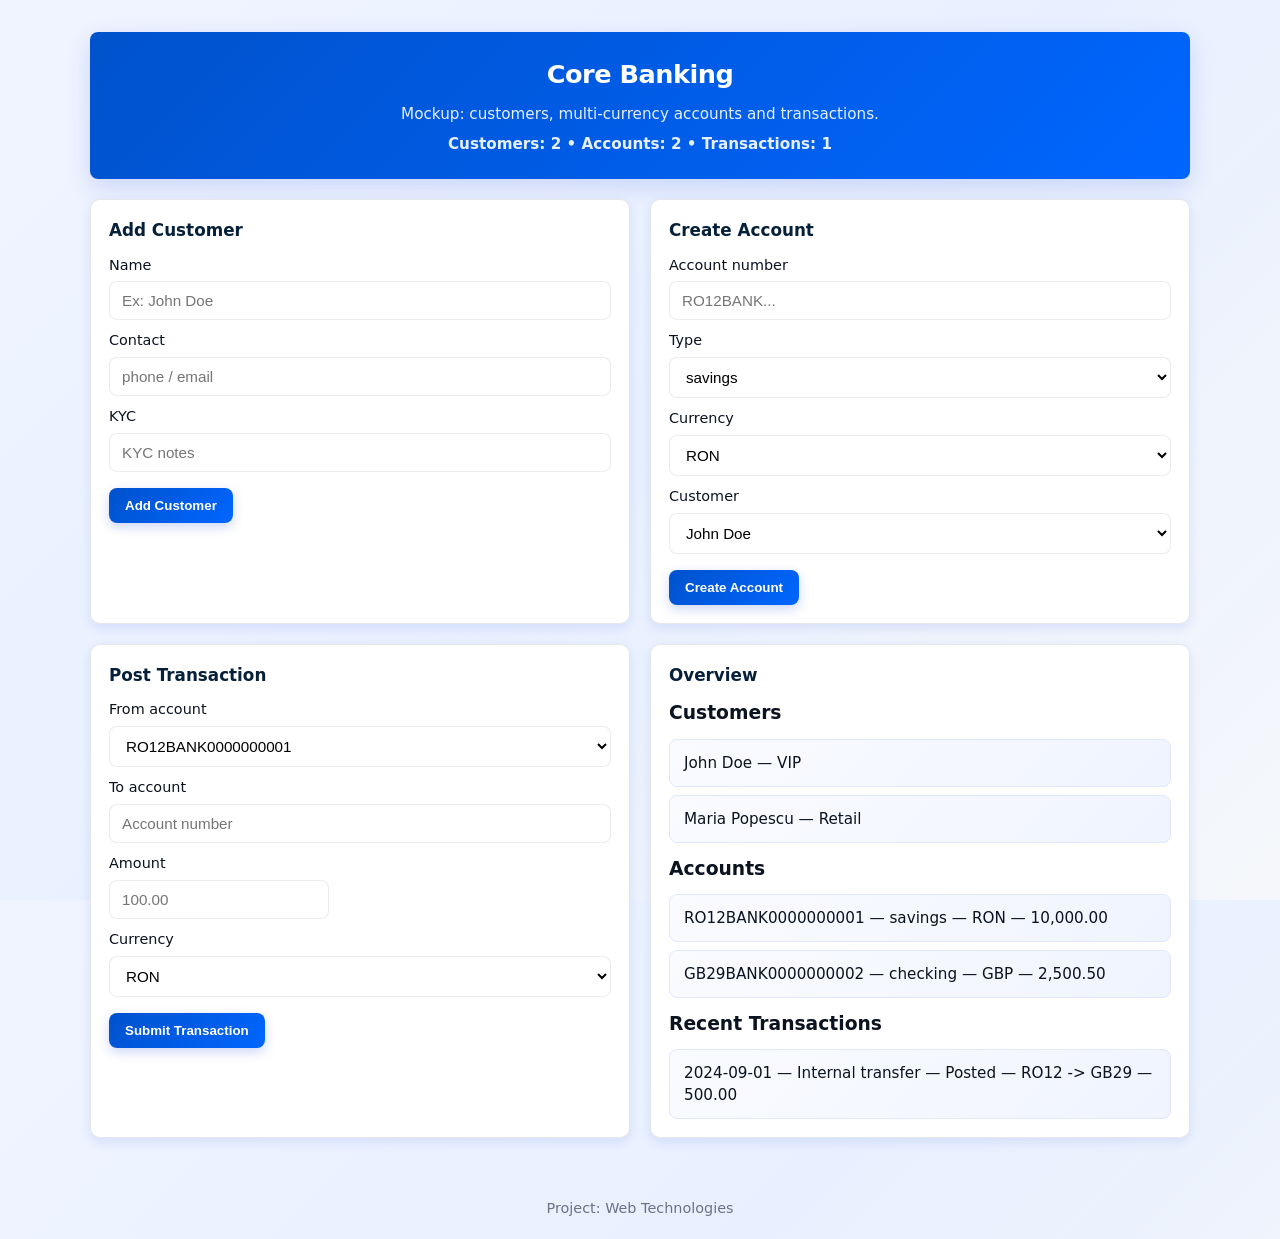
<file: index.html>
<!DOCTYPE html>
<html lang="ro">
<head>
	<meta charset="UTF-8" />
	<meta name="viewport" content="width=device-width, initial-scale=1" />
	<title>Core Banking - mockup</title>
	<link rel="stylesheet" href="style.css" />
</head>
<body>
	<header class="app-header">
		<h1>Core Banking</h1>
		<p>Mockup: customers, multi-currency accounts and transactions.</p>
		<p class="app-count">Customers: 2 • Accounts: 2 • Transactions: 1</p>
	</header>

	<main class="container">
		<section class="panel">
			<h2>Add Customer</h2>
			<form class="entity-form">
				<label>Name <input type="text" name="name" maxlength="100" placeholder="Ex: John Doe" required></label>
				<label>Contact <input type="text" name="contact" placeholder="phone / email"></label>
				<label>KYC <input type="text" name="kyc" placeholder="KYC notes"></label>
				<button type="submit">Add Customer</button>
			</form>
		</section>

		<section class="panel">
			<h2>Create Account</h2>
			<form class="entity-form">
				<label>Account number <input type="text" name="acc_number" placeholder="RO12BANK..." /></label>
				<label>Type
					<select name="acc_type">
						<option>savings</option>
						<option>checking</option>
					</select>
				</label>
				<label>Currency
					<select name="currency">
						<option>RON</option>
						<option>EUR</option>
						<option>GBP</option>
					</select>
				</label>
				<label>Customer
					<select name="customer">
						<option>John Doe</option>
						<option>Maria Popescu</option>
					</select>
				</label>
				<button type="submit">Create Account</button>
			</form>
		</section>

		<section class="panel">
			<h2>Post Transaction</h2>
			<form class="entity-form">
				<label>From account
					<select name="from">
						<option>RO12BANK0000000001</option>
						<option>GB29BANK0000000002</option>
					</select>
				</label>
				<label>To account <input type="text" name="to" placeholder="Account number"></label>
				<label>Amount <input type="number" name="amount" step="0.01" placeholder="100.00"></label>
				<label>Currency
					<select name="txn_currency">
						<option>RON</option>
						<option>GBP</option>
					</select>
				</label>
				<button type="submit">Submit Transaction</button>
			</form>
		</section>

		<section class="panel">
			<h2>Overview</h2>
			<h3>Customers</h3>
			<ul class="entity-list">
				<li>John Doe — VIP</li>
				<li>Maria Popescu — Retail</li>
			</ul>

			<h3>Accounts</h3>
			<ul class="entity-list">
				<li>RO12BANK0000000001 — savings — RON — 10,000.00</li>
				<li>GB29BANK0000000002 — checking — GBP — 2,500.50</li>
			</ul>

			<h3>Recent Transactions</h3>
			<ul class="entity-list">
				<li>2024-09-01 — Internal transfer — Posted — RO12 -> GB29 — 500.00</li>
			</ul>
		</section>
	</main>

	<footer class="app-footer">Project: Web Technologies</footer>
	<script src="account.js"></script>
</body>
</html>
</file>
<file: style.css>
:root {
  --bg: #f5f7fa;
  --card: #ffffff;
  --muted: #6b7280;
  --accent: #0052cc;
  --accent-light: #0066ff;
  --accent-dark: #003d99;
  --success: #10b981;
  --warning: #f59e0b;
  --error: #ef4444;
  --info: #06b6d4;
  --border: #e5e7eb;
  --shadow: 0 4px 12px rgba(0, 52, 204, 0.1);
  --max-width: 1100px;
  --radius: 8px;
  font-family: Inter, ui-sans-serif, system-ui, -apple-system, "Segoe UI", Roboto, "Helvetica Neue", Arial;
  font-size: 16px;
}

* {
  box-sizing: border-box;
  margin: 0;
  padding: 0
}

html,
body {
  height: 100%
}

body {
  background: linear-gradient(135deg, #f0f4ff 0%, #e8f0ff 50%, #f5f7fa 100%);
  color: #0b1220;
  -webkit-font-smoothing: antialiased;
  -moz-osx-font-smoothing: grayscale;
  line-height: 1.45;
  padding: 0;
  display: flex;
  flex-direction: column;
  align-items: center;
}

.container {
  width: 100%;
  max-width: var(--max-width);
  display: grid;
  grid-template-columns: repeat(2, 1fr);
  gap: 20px;
  margin: 0 20px;
  padding-bottom: 20px;
}


.app-header {
  grid-column: 1 / -1;
  width: 100%;
  max-width: var(--max-width);
  background: linear-gradient(135deg, #0052cc 0%, #0066ff 100%);
  border-radius: var(--radius);
  padding: 24px 28px;
  box-shadow: 0 8px 24px rgba(0, 52, 204, 0.15);
  border: none;
  display: flex;
  flex-direction: column;
  gap: 8px;
  align-items: center;
  margin: 32px 20px 20px 20px;
  color: #ffffff;
}

.app-header h1 {
  font-size: 1.6rem;
  letter-spacing: -0.5px;
  font-weight: 700;
  color: #ffffff;
}

.app-header p {
  color: rgba(255, 255, 255, 0.9);
  font-size: 0.95rem;
}

.app-count {
  font-weight: 600;
  color: var(--accent)
}


.panel {
  background: var(--card);
  border: 1px solid var(--border);
  border-radius: 10px;
  padding: 18px;
  box-shadow: var(--shadow);
  display: flex;
  flex-direction: column;
  gap: 12px;
}


.panel h2 {
  font-size: 1.05rem;
  color: #06203a;
  margin: 0
}

.panel h2+p {
  color: var(--muted);
  font-size: 0.9rem;
  margin-top: 4px
}


.entity-form {
  display: flex;
  flex-direction: column;
  gap: 10px
}

.entity-form label {
  display: flex;
  flex-direction: column;
  font-size: 0.9rem;
  color: #0b1220
}

.entity-form input[type="text"],
.entity-form input[type="number"],
.entity-form select {
  margin-top: 6px;
  padding: 10px 12px;
  border: 1px solid rgba(11, 18, 32, 0.08);
  border-radius: 8px;
  background: #fff;
  font-size: 0.95rem;
}

.entity-form label.inline {
  flex-direction: row;
  align-items: center;
  gap: 10px
}

.entity-form label.inline input,
.entity-form label.inline select {
  margin-top: 0
}

.entity-form input[type="number"] {
  max-width: 220px
}

.entity-form button {
  align-self: flex-start;
  margin-top: 6px;
  padding: 10px 16px;
  background: linear-gradient(135deg, var(--accent) 0%, var(--accent-light) 100%);
  color: #fff;
  border: none;
  border-radius: 8px;
  cursor: pointer;
  font-weight: 600;
  transition: all .2s ease;
  box-shadow: 0 4px 12px rgba(0, 52, 204, 0.2);
}

.entity-form button:hover {
  transform: translateY(-2px);
  box-shadow: 0 6px 18px rgba(15, 98, 254, 0.12)
}


.entity-list {
  list-style: none;
  display: flex;
  flex-direction: column;
  gap: 8px;
  padding-left: 0
}

.entity-list li{
  padding:12px 14px;
  border-radius:8px;
  background:linear-gradient(135deg, #fafbff 0%, #f0f4ff 100%);
  border:1px solid #e0e7ff;
  display:flex;
  justify-content:space-between;
  align-items:center;
  gap:10px;
  font-size:0.95rem;
  transition:all .2s ease;
}

.entity-list li small {
  color: var(--muted);
  font-size: 0.85rem;
  margin-left: 8px
}

.entity-list h3 {
  margin-bottom: 6px
}


.badge {
  display: inline-block;
  padding: 4px 8px;
  border-radius: 999px;
  font-size: 0.8rem;
  font-weight: 600;
  color: #fff;
}

.badge-v1 {
  background: #0f62fe
}

.status {
  font-size: 0.85rem;
  color: var(--muted);
  padding: 6px 8px;
  border-radius: 8px;
  background: #f4f7fb
}

.app-footer {
  width: 100%;
  text-align: center;
  color: var(--muted);
  font-size: 0.9rem;
  margin-top: 20px;
  padding: 20px;
}


.app-header h1 {
  margin-bottom: 2px
}

.app-count {
  font-size: 0.95rem
}


.panel .entity-form,
.panel .entity-list {
  width: 100%
}

/* Responsive */
@media (max-width:900px) {
  .container {
    grid-template-columns: 1fr;
    padding-bottom: 20px
  }

  body {
    padding: 20px
  }

  .entity-form input[type="number"] {
    max-width: 100%
  }
}

@media (max-width:520px) {
  :root {
    font-size: 15px
  }

  .app-header {
    padding: 14px
  }

  .panel {
    padding: 14px
  }

  .entity-form label {
    font-size: 0.9rem
  }

  .entity-form button {
    width: 100%
  }
}
</file>
<file: mockup/style.css>
:root {
  --bg: #f5f7fa;
  --card: #ffffff;
  --muted: #6b7280;
  --accent: #0052cc;
  --accent-light: #0066ff;
  --accent-dark: #003d99;
  --success: #10b981;
  --warning: #f59e0b;
  --error: #ef4444;
  --info: #06b6d4;
  --border: #e5e7eb;
  --shadow: 0 4px 12px rgba(0, 52, 204, 0.1);
  --max-width: 1100px;
  --radius: 8px;
  font-family: Inter, ui-sans-serif, system-ui, -apple-system, "Segoe UI", Roboto, "Helvetica Neue", Arial;
  font-size: 16px;
}

* {
  box-sizing: border-box;
  margin: 0;
  padding: 0
}

html,
body {
  height: 100%
}

body {
  background: linear-gradient(135deg, #f0f4ff 0%, #e8f0ff 50%, #f5f7fa 100%);
  color: #0b1220;
  -webkit-font-smoothing: antialiased;
  -moz-osx-font-smoothing: grayscale;
  line-height: 1.45;
  padding: 0;
  display: flex;
  flex-direction: column;
  align-items: center;
}

.container {
  width: 100%;
  max-width: var(--max-width);
  display: grid;
  grid-template-columns: repeat(2, 1fr);
  gap: 20px;
  margin: 0 20px;
  padding-bottom: 20px;
}


.app-header {
  grid-column: 1 / -1;
  width: 100%;
  max-width: var(--max-width);
  background: linear-gradient(135deg, #0052cc 0%, #0066ff 100%);
  border-radius: var(--radius);
  padding: 24px 28px;
  box-shadow: 0 8px 24px rgba(0, 52, 204, 0.15);
  border: none;
  display: flex;
  flex-direction: column;
  gap: 8px;
  align-items: center;
  margin: 32px 20px 20px 20px;
  color: #ffffff;
}

.app-header h1 {
  font-size: 1.6rem;
  letter-spacing: -0.5px;
  font-weight: 700;
  color: #ffffff;
}

.app-header p {
  color: rgba(255, 255, 255, 0.9);
  font-size: 0.95rem;
}

.app-count {
  font-weight: 600;
  color: var(--accent)
}


.panel {
  background: var(--card);
  border: 1px solid var(--border);
  border-radius: 10px;
  padding: 18px;
  box-shadow: var(--shadow);
  display: flex;
  flex-direction: column;
  gap: 12px;
}


.panel h2 {
  font-size: 1.05rem;
  color: #06203a;
  margin: 0
}

.panel h2+p {
  color: var(--muted);
  font-size: 0.9rem;
  margin-top: 4px
}


.entity-form {
  display: flex;
  flex-direction: column;
  gap: 10px
}

.entity-form label {
  display: flex;
  flex-direction: column;
  font-size: 0.9rem;
  color: #0b1220
}

.entity-form input[type="text"],
.entity-form input[type="number"],
.entity-form select {
  margin-top: 6px;
  padding: 10px 12px;
  border: 1px solid rgba(11, 18, 32, 0.08);
  border-radius: 8px;
  background: #fff;
  font-size: 0.95rem;
}

.entity-form label.inline {
  flex-direction: row;
  align-items: center;
  gap: 10px
}

.entity-form label.inline input,
.entity-form label.inline select {
  margin-top: 0
}

.entity-form input[type="number"] {
  max-width: 220px
}

.entity-form button {
  align-self: flex-start;
  margin-top: 6px;
  padding: 10px 16px;
  background: linear-gradient(135deg, var(--accent) 0%, var(--accent-light) 100%);
  color: #fff;
  border: none;
  border-radius: 8px;
  cursor: pointer;
  font-weight: 600;
  transition: all .2s ease;
  box-shadow: 0 4px 12px rgba(0, 52, 204, 0.2);
}

.entity-form button:hover {
  transform: translateY(-2px);
  box-shadow: 0 6px 18px rgba(15, 98, 254, 0.12)
}


.entity-list {
  list-style: none;
  display: flex;
  flex-direction: column;
  gap: 8px;
  padding-left: 0
}

.entity-list li{
  padding:12px 14px;
  border-radius:8px;
  background:linear-gradient(135deg, #fafbff 0%, #f0f4ff 100%);
  border:1px solid #e0e7ff;
  display:flex;
  justify-content:space-between;
  align-items:center;
  gap:10px;
  font-size:0.95rem;
  transition:all .2s ease;
}

.entity-list li small {
  color: var(--muted);
  font-size: 0.85rem;
  margin-left: 8px
}

.entity-list h3 {
  margin-bottom: 6px
}


.badge {
  display: inline-block;
  padding: 4px 8px;
  border-radius: 999px;
  font-size: 0.8rem;
  font-weight: 600;
  color: #fff;
}

.badge-v1 {
  background: #0f62fe
}

.status {
  font-size: 0.85rem;
  color: var(--muted);
  padding: 6px 8px;
  border-radius: 8px;
  background: #f4f7fb
}

.app-footer {
  width: 100%;
  text-align: center;
  color: var(--muted);
  font-size: 0.9rem;
  margin-top: 20px;
  padding: 20px;
}


.app-header h1 {
  margin-bottom: 2px
}

.app-count {
  font-size: 0.95rem
}


.panel .entity-form,
.panel .entity-list {
  width: 100%
}

/* Responsive */
@media (max-width:900px) {
  .container {
    grid-template-columns: 1fr;
    padding-bottom: 20px
  }

  body {
    padding: 20px
  }

  .entity-form input[type="number"] {
    max-width: 100%
  }
}

@media (max-width:520px) {
  :root {
    font-size: 15px
  }

  .app-header {
    padding: 14px
  }

  .panel {
    padding: 14px
  }

  .entity-form label {
    font-size: 0.9rem
  }

  .entity-form button {
    width: 100%
  }
}
</file>
